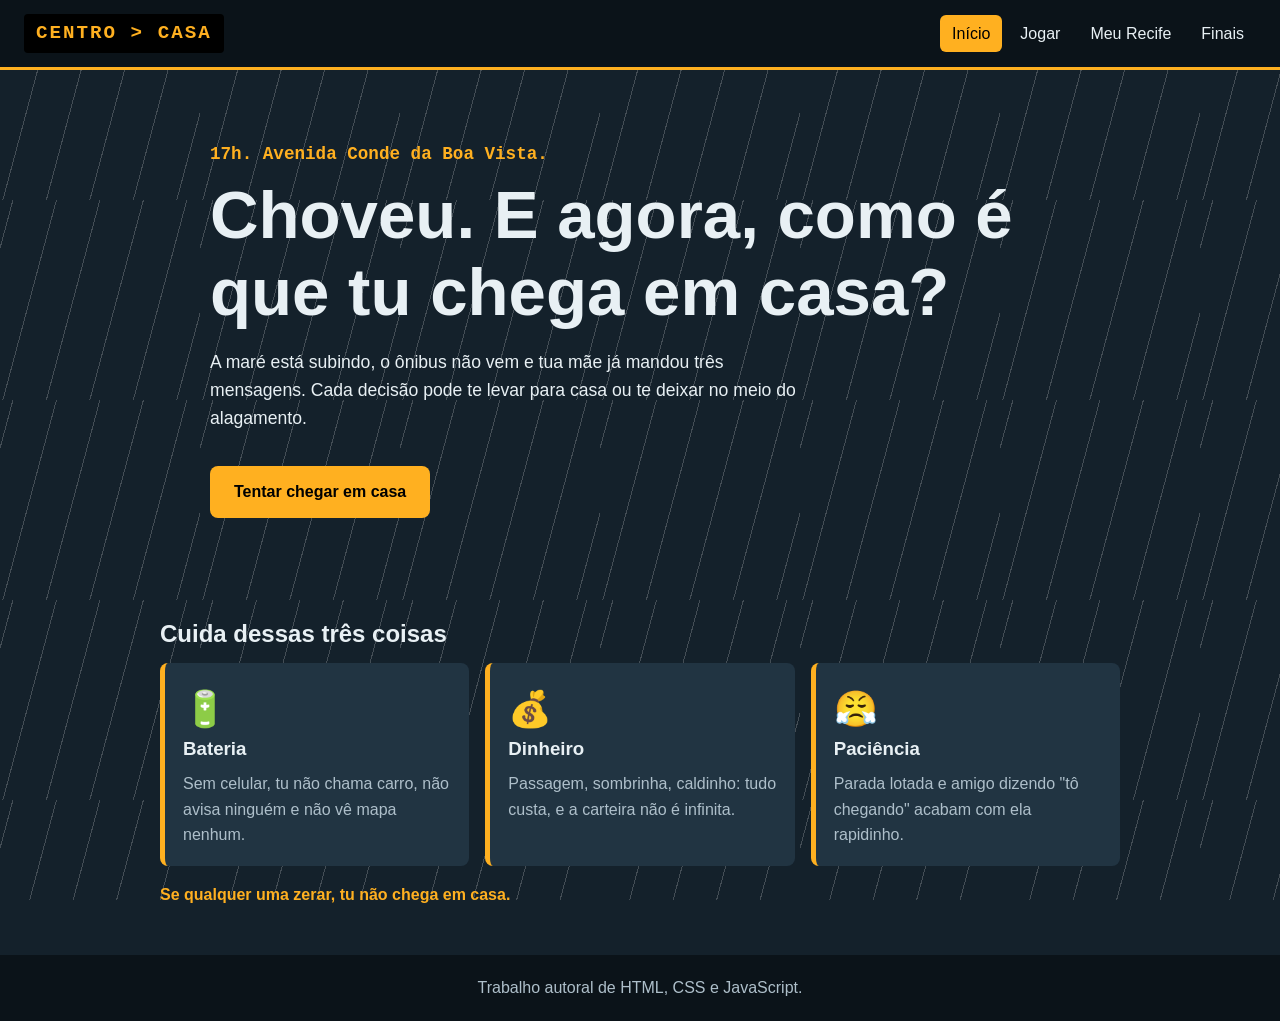
<file: index.html>
<!doctype html>
<html lang="pt-BR">
<head>
  <meta charset="utf-8">
  <meta name="viewport" content="width=device-width, initial-scale=1">
  <title>Chove no Recife | Início</title>
  <link rel="stylesheet" href="css/style.css">
</head>
<body>
  <div class="chuva" aria-hidden="true"></div>

  <header>
    <a class="letreiro" href="index.html">CENTRO &gt; CASA</a>
    <nav>
      <a href="index.html" class="ativo">Início</a>
      <a href="jogar.html">Jogar</a>
      <a href="meu-recife.html">Meu Recife</a>
      <a href="finais.html">Finais</a>
    </nav>
  </header>

  <main>
    <section class="capa">
      <p class="hora">17h. Avenida Conde da Boa Vista.</p>
      <h1>Choveu. E agora, como é que tu chega em casa?</h1>
      <p>A maré está subindo, o ônibus não vem e tua mãe já mandou três mensagens. Cada decisão pode te levar para casa ou te deixar no meio do alagamento.</p>
      <a class="botao" href="jogar.html">Tentar chegar em casa</a>
    </section>

    <section class="bloco">
      <h2>Cuida dessas três coisas</h2>
      <div class="cartoes">
        <article class="cartao">
          <p class="icone" aria-hidden="true">🔋</p>
          <h3>Bateria</h3>
          <p>Sem celular, tu não chama carro, não avisa ninguém e não vê mapa nenhum.</p>
        </article>
        <article class="cartao">
          <p class="icone" aria-hidden="true">💰</p>
          <h3>Dinheiro</h3>
          <p>Passagem, sombrinha, caldinho: tudo custa, e a carteira não é infinita.</p>
        </article>
        <article class="cartao">
          <p class="icone" aria-hidden="true">😤</p>
          <h3>Paciência</h3>
          <p>Parada lotada e amigo dizendo "tô chegando" acabam com ela rapidinho.</p>
        </article>
      </div>
      <p class="aviso-regra">Se qualquer uma zerar, tu não chega em casa.</p>
    </section>
  </main>

  <footer>Trabalho autoral de HTML, CSS e JavaScript.</footer>
</body>
</html>
</file>
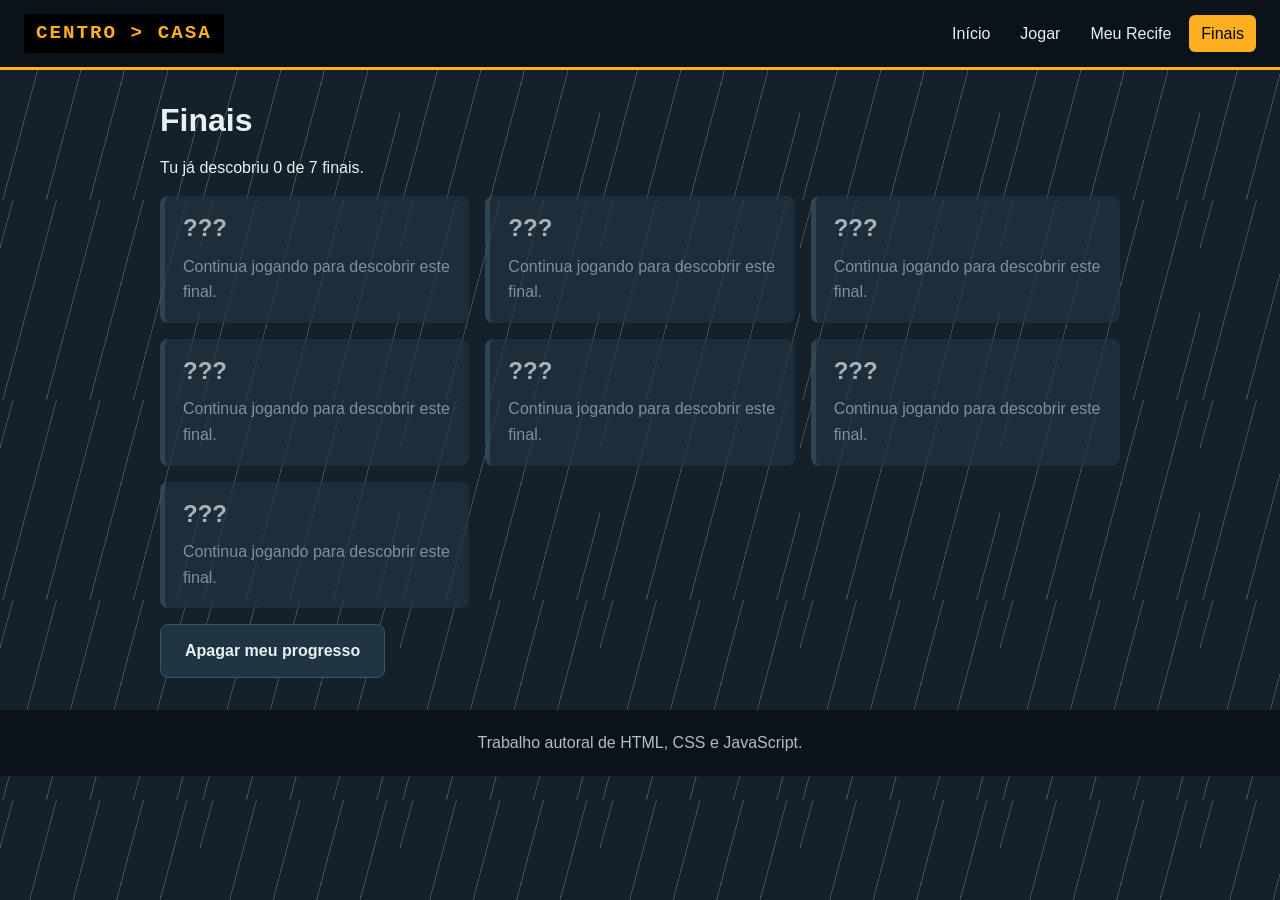
<file: finais.html>
<!doctype html>
<html lang="pt-BR">
<head>
  <meta charset="utf-8">
  <meta name="viewport" content="width=device-width, initial-scale=1">
  <title>Chove no Recife | Finais</title>
  <link rel="stylesheet" href="css/style.css">
</head>
<body>
  <div class="chuva" aria-hidden="true"></div>

  <header>
    <a class="letreiro" href="index.html">CENTRO &gt; CASA</a>
    <nav>
      <a href="index.html">Início</a>
      <a href="jogar.html">Jogar</a>
      <a href="meu-recife.html">Meu Recife</a>
      <a href="finais.html" class="ativo">Finais</a>
    </nav>
  </header>

  <main class="bloco">
    <h1>Finais</h1>
    <p id="contagem"></p>
    <div class="cartoes" id="listaFinais"></div>
    <button type="button" class="botao botao-claro" id="botaoApagar">Apagar meu progresso</button>
  </main>

  <footer>Trabalho autoral de HTML, CSS e JavaScript.</footer>

  <script src="js/cenas.js"></script>
  <script src="js/finais.js"></script>
</body>
</html>
</file>
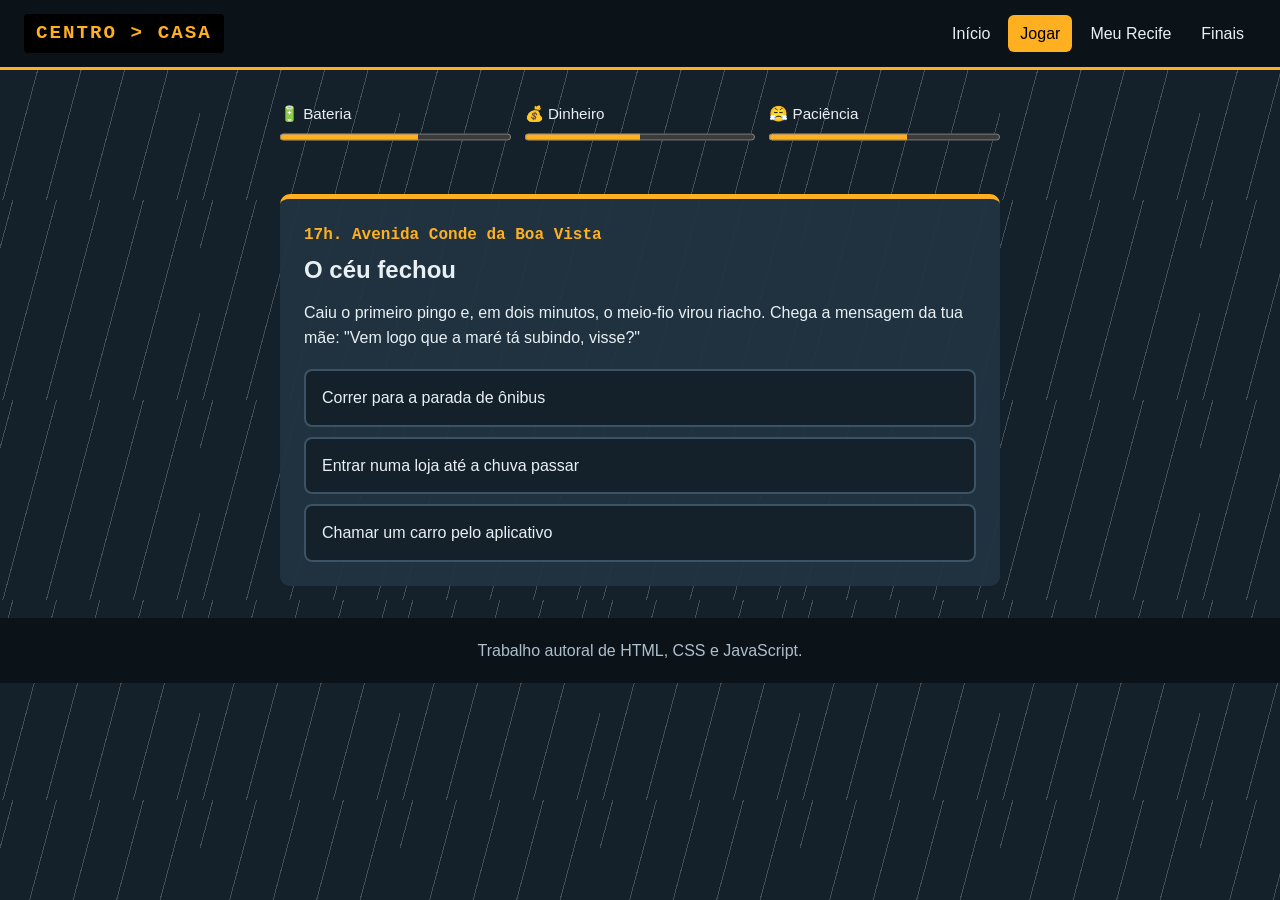
<file: jogar.html>
<!doctype html>
<html lang="pt-BR">
<head>
  <meta charset="utf-8">
  <meta name="viewport" content="width=device-width, initial-scale=1">
  <title>Chove no Recife | Jogar</title>
  <link rel="stylesheet" href="css/style.css">
</head>
<body>
  <div class="chuva" aria-hidden="true"></div>
  <!-- A água sobe a cada decisão: o jogo.js muda a altura deste elemento -->
  <div class="agua" id="agua" aria-hidden="true"></div>

  <header>
    <a class="letreiro" href="index.html">CENTRO &gt; CASA</a>
    <nav>
      <a href="index.html">Início</a>
      <a href="jogar.html" class="ativo">Jogar</a>
      <a href="meu-recife.html">Meu Recife</a>
      <a href="finais.html">Finais</a>
    </nav>
  </header>

  <main class="bloco jogo">
    <div class="barras">
      <label>🔋 Bateria <progress id="bateria" max="100"></progress></label>
      <label>💰 Dinheiro <progress id="dinheiro" max="100"></progress></label>
      <label>😤 Paciência <progress id="paciencia" max="100"></progress></label>
    </div>

    <p class="mudanca" id="mudanca" role="status"></p>

    <article class="cena" id="cena">
      <p class="hora" id="local"></p>
      <h1 id="titulo"></h1>
      <p id="texto"></p>
      <div class="opcoes" id="opcoes"></div>
    </article>
  </main>

   <footer>Trabalho autoral de HTML, CSS e JavaScript.</footer>

  <script src="js/cenas.js"></script>
  <script src="js/jogo.js"></script>
</body>
</html>
</file>
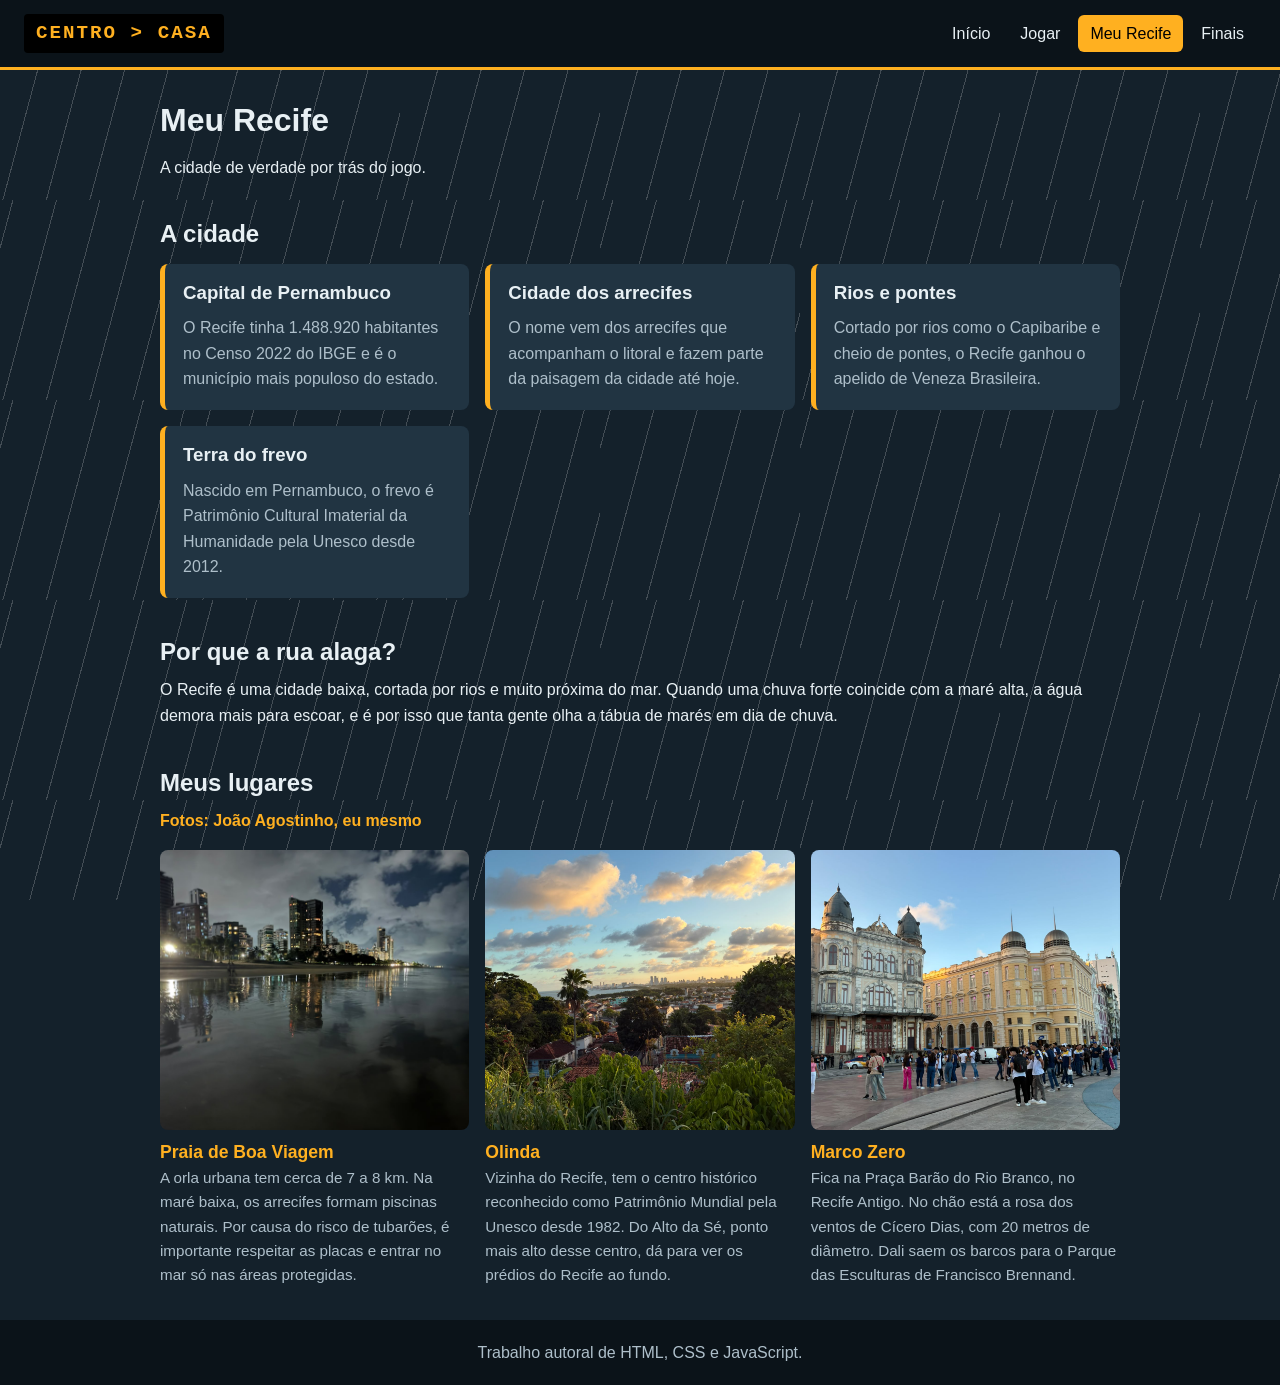
<file: meu-recife.html>
<!doctype html>
<html lang="pt-BR">
<head>
  <meta charset="utf-8">
  <meta name="viewport" content="width=device-width, initial-scale=1">
  <title>Chove no Recife | Meu Recife</title>
  <link rel="stylesheet" href="css/style.css">
</head>
<body>
  <div class="chuva" aria-hidden="true"></div>

  <header>
    <a class="letreiro" href="index.html">CENTRO &gt; CASA</a>
    <nav>
      <a href="index.html">Início</a>
      <a href="jogar.html">Jogar</a>
      <a href="meu-recife.html" class="ativo">Meu Recife</a>
      <a href="finais.html">Finais</a>
    </nav>
  </header>

  <main class="bloco">
    <h1>Meu Recife</h1>
    <p>A cidade de verdade por trás do jogo.</p>

    <section class="secao">
      <h2>A cidade</h2>
      <div class="cartoes">
        <article class="cartao">
          <h3>Capital de Pernambuco</h3>
          <p>O Recife tinha 1.488.920 habitantes no Censo 2022 do IBGE e é o município mais populoso do estado.</p>
        </article>
        <article class="cartao">
          <h3>Cidade dos arrecifes</h3>
          <p>O nome vem dos arrecifes que acompanham o litoral e fazem parte da paisagem da cidade até hoje.</p>
        </article>
        <article class="cartao">
          <h3>Rios e pontes</h3>
          <p>Cortado por rios como o Capibaribe e cheio de pontes, o Recife ganhou o apelido de Veneza Brasileira.</p>
        </article>
        <article class="cartao">
          <h3>Terra do frevo</h3>
          <p>Nascido em Pernambuco, o frevo é Patrimônio Cultural Imaterial da Humanidade pela Unesco desde 2012.</p>
        </article>
      </div>
    </section>

    <section class="secao">
      <h2>Por que a rua alaga?</h2>
      <p>O Recife é uma cidade baixa, cortada por rios e muito próxima do mar. Quando uma chuva forte coincide com a maré alta, a água demora mais para escoar, e é por isso que tanta gente olha a tábua de marés em dia de chuva.</p>
    </section>

    <section class="secao">
      <h2>Meus lugares</h2>
      <p class="credito">Fotos: João Agostinho, eu mesmo</p>
      <div class="cartoes">
        <figure class="foto">
          <img src="img/orla-noite.jpeg" alt="Prédios da orla de Boa Viagem iluminados à noite, refletidos na areia molhada da praia">
          <figcaption>
            <strong>Praia de Boa Viagem</strong>
            A orla urbana tem cerca de 7 a 8 km. Na maré baixa, os arrecifes formam piscinas naturais. Por causa do risco de tubarões, é importante respeitar as placas e entrar no mar só nas áreas protegidas.
          </figcaption>
        </figure>
        <figure class="foto">
          <img src="img/vista-telhados.jpeg" alt="Telhados e árvores de Olinda ao entardecer, com os prédios do Recife ao fundo sob um céu de nuvens douradas" style="object-position: center 75%">
          <figcaption>
            <strong>Olinda</strong>
            Vizinha do Recife, tem o centro histórico reconhecido como Patrimônio Mundial pela Unesco desde 1982. Do Alto da Sé, ponto mais alto desse centro, dá para ver os prédios do Recife ao fundo.
          </figcaption>
        </figure>
        <figure class="foto">
          <img src="img/marco-zero.jpeg" alt="Prédios históricos com cúpulas no Marco Zero, no fim da tarde, com grupos de pessoas na praça" style="object-position: center 40%">
          <figcaption>
            <strong>Marco Zero</strong>
            Fica na Praça Barão do Rio Branco, no Recife Antigo. No chão está a rosa dos ventos de Cícero Dias, com 20 metros de diâmetro. Dali saem os barcos para o Parque das Esculturas de Francisco Brennand.
          </figcaption>
        </figure>
      </div>
    </section>

  </main>

  <footer>Trabalho autoral de HTML, CSS e JavaScript.</footer>
</body>
</html>
</file>
<file: css/style.css>
/* Cores do asfalto molhado e do letreiro de ônibus */
:root {
  --asfalto: #14212b;
  --asfalto-claro: #213442;
  --linha: #3b5364;
  --texto: #e8f0f4;
  --suave: #aebfca;
  --letreiro: #ffb020;
  --agua: #2a7fb8;
  --perigo: #ff6b5b;
}

* {
  box-sizing: border-box;
}

body {
  margin: 0;
  background: var(--asfalto);
  color: var(--texto);
  font-family: Verdana, Tahoma, sans-serif;
  line-height: 1.6;
}

h1, h2, h3 {
  margin: 0 0 12px;
  font-family: "Arial Black", Impact, sans-serif;
  line-height: 1.15;
}

a {
  color: var(--letreiro);
}

/* Chuva: uma faixa de riscos inclinados que se move sem parar */
.chuva {
  position: fixed;
  inset: 0;
  z-index: 0;
  pointer-events: none; /* deixa o clique passar para os botões */
  opacity: 0.2;
  background-image: repeating-linear-gradient(105deg, transparent 0 12px, white 12px 13px, transparent 13px 42px);
  background-size: 200px 200px;
  animation: chover 0.5s linear infinite;
}

@keyframes chover {
  to {
    background-position: -54px 200px;
  }
}

header,
main,
footer {
  position: relative;
  z-index: 1;
}

.agua {
  position: fixed;
  left: 0;
  right: 0;
  bottom: 0;
  height: 0;
  z-index: -1;
  background: var(--agua);
  opacity: 0.45;
  transition: height 0.8s;
}

header {
  display: flex;
  flex-wrap: wrap;
  justify-content: space-between;
  align-items: center;
  gap: 10px;
  padding: 14px 24px;
  background: #0b1319;
  border-bottom: 3px solid var(--letreiro);
}

.letreiro {
  padding: 4px 12px;
  background: black;
  border-radius: 4px;
  color: var(--letreiro);
  font-family: Consolas, "Courier New", monospace;
  font-size: 1.2rem;
  font-weight: bold;
  letter-spacing: 2px;
  text-decoration: none;
}

nav {
  display: flex;
  flex-wrap: wrap;
  gap: 6px;
}

nav a {
  padding: 6px 12px;
  border-radius: 6px;
  color: var(--texto);
  text-decoration: none;
  transition: background-color 0.2s;
}

nav a:hover {
  background: var(--asfalto-claro);
}

nav a.ativo {
  background: var(--letreiro);
  color: black;
}

/* Capa */
.capa {
  max-width: 900px;
  margin: 0 auto;
  padding: 70px 20px;
}

.capa h1 {
  font-size: clamp(2.2rem, 7vw, 4.2rem);
}

.capa p {
  max-width: 60ch;
  font-size: 1.1rem;
}

.hora {
  margin: 0 0 8px;
  color: var(--letreiro);
  font-family: Consolas, "Courier New", monospace;
  font-weight: bold;
}

/* Partes usadas em todas as páginas */
.bloco {
  max-width: 1000px;
  margin: 0 auto;
  padding: 32px 20px;
}

.secao {
  margin-top: 40px;
}

.botao {
  display: inline-block;
  margin-top: 16px;
  padding: 13px 24px;
  border: none;
  border-radius: 8px;
  background: var(--letreiro);
  color: black;
  font: inherit;
  font-weight: bold;
  text-decoration: none;
  cursor: pointer;
  transition: transform 0.2s;
}

.botao:hover {
  transform: translateY(-2px);
}

.botao-claro {
  background: var(--asfalto-claro);
  color: var(--texto);
  border: 1px solid var(--linha);
}

.cartoes {
  display: grid;
  grid-template-columns: repeat(auto-fit, minmax(240px, 1fr));
  gap: 16px;
  margin-top: 16px;
}

.cartao {
  padding: 18px;
  background: var(--asfalto-claro);
  border-radius: 8px;
  border-left: 5px solid var(--letreiro);
}

.cartao p {
  margin: 0;
  color: var(--suave);
}

.icone {
  font-size: 2.2rem;
}

.aviso-regra {
  font-weight: bold;
  color: var(--letreiro);
}

/* Jogo */
.jogo {
  max-width: 760px;
}

.barras {
  display: grid;
  grid-template-columns: repeat(3, 1fr);
  gap: 14px;
}

.barras label {
  display: grid;
  gap: 4px;
  font-size: 0.95rem;
}

progress {
  width: 100%;
  height: 14px;
  accent-color: var(--letreiro);
}

.mudanca {
  min-height: 1.6em;
  margin: 12px 0;
  color: var(--letreiro);
  font-weight: bold;
}

.cena {
  padding: 24px;
  background: rgba(33, 52, 66, 0.95);
  border-radius: 10px;
  border-top: 5px solid var(--letreiro);
}

.cena h1 {
  font-size: 1.5rem;
}

.opcoes {
  display: grid;
  gap: 10px;
  margin-top: 18px;
}

.opcao {
  padding: 14px 16px;
  border: 2px solid var(--linha);
  border-radius: 8px;
  background: var(--asfalto);
  color: var(--texto);
  font: inherit;
  text-align: left;
  cursor: pointer;
  transition: border-color 0.2s, transform 0.2s;
}

.opcao:hover {
  border-color: var(--letreiro);
  transform: translateX(4px);
}

.cena.ruim {
  border-top-color: var(--perigo);
}

/* Meu Recife */
.secao p {
  margin: 0;
}

.credito {
  color: var(--letreiro);
  font-weight: bold;
}

.foto {
  margin: 0;
}

.foto img {
  display: block;
  width: 100%;
  height: 280px;
  border-radius: 8px;
  object-fit: cover; /* corta a foto para preencher o espaço sem deformar */
}

.foto figcaption {
  margin-top: 8px;
  color: var(--suave);
  font-size: 0.95rem;
}

.foto strong {
  display: block;
  color: var(--letreiro);
  font-size: 1.1rem;
}

/* Finais */
.bloqueado {
  border-left-color: var(--linha);
  opacity: 0.7;
}

footer {
  padding: 20px;
  background: #0b1319;
  color: var(--suave);
  text-align: center;
}

/* Telas pequenas */
@media (max-width: 600px) {
  header {
    justify-content: center;
  }

  .capa {
    padding: 40px 20px;
  }

  .barras {
    grid-template-columns: 1fr;
    gap: 6px;
  }
}
</file>
